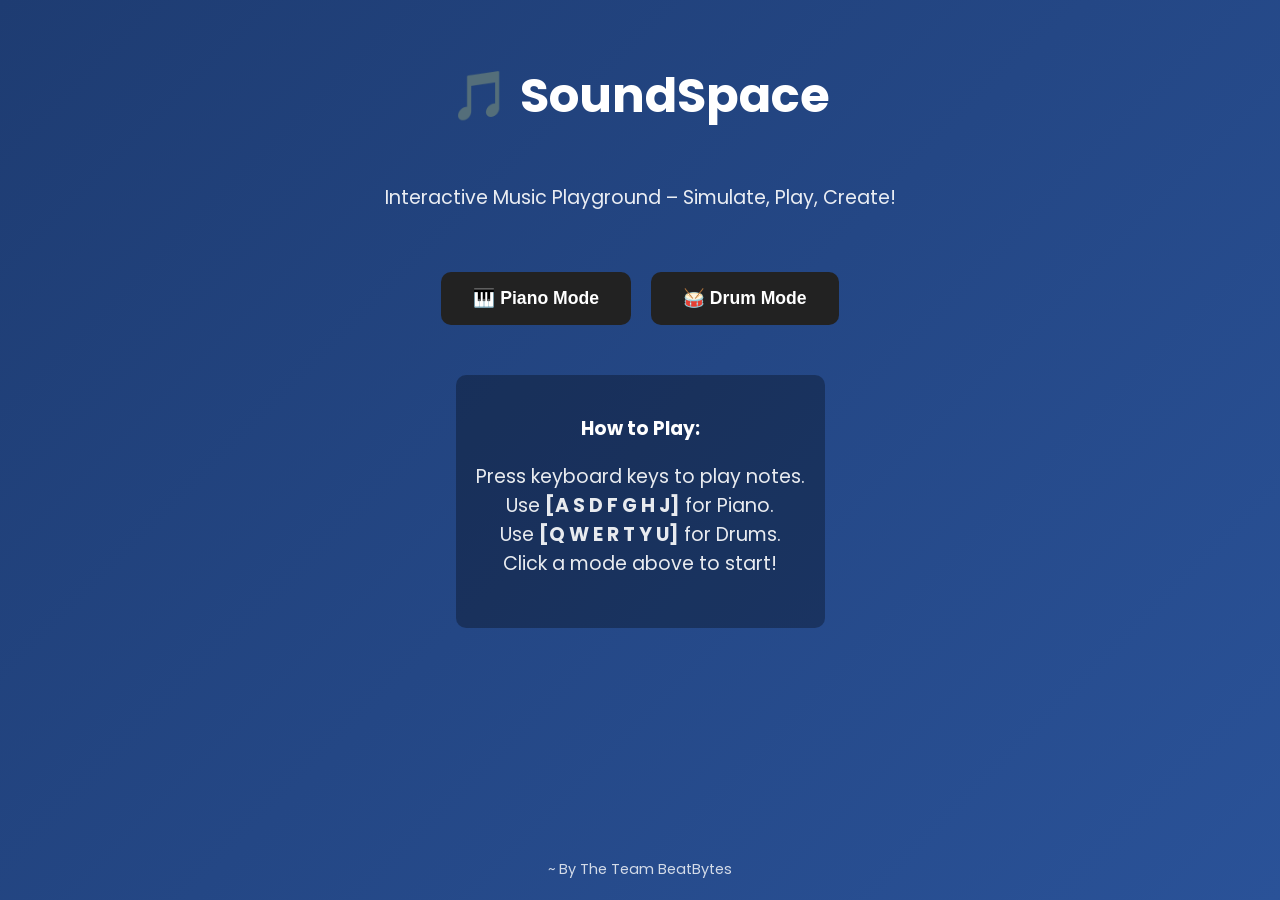
<file: homepage/index.html>
<!DOCTYPE html>
<html lang="en">
<head>
  <meta charset="UTF-8" />
  <meta name="viewport" content="width=device-width, initial-scale=1.0"/>
  <title>SoundSpace – Interactive Music Playground</title>

  <!-- Google Font -->
  <link href="https://fonts.googleapis.com/css2?family=Poppins:wght@400;700&display=swap" rel="stylesheet" />

  <style>
    body {
      margin: 0;
      font-family: 'Poppins', sans-serif;
      background: linear-gradient(135deg, #1e3c72, #2a5298);
      color: #fff;
      display: flex;
      flex-direction: column;
      align-items: center;
      text-align: center;
      min-height: 100vh;
      overflow-x: hidden;
    }

    h1 {
      font-size: 3rem;
      margin-top: 60px;
      animation: pulse 2s infinite;
    }

    @keyframes pulse {
      0% { transform: scale(1); }
      50% { transform: scale(1.05); }
      100% { transform: scale(1); }
    }

    p {
      font-size: 1.2rem;
      opacity: 0.9;
      margin-bottom: 30px;
    }

    .buttons {
      display: flex;
      gap: 20px;
      flex-wrap: wrap;
      justify-content: center;
      margin: 30px 0;
    }

    .btn {
      position: relative;
      background: #222;
      color: #fff;
      border: none;
      padding: 16px 32px;
      font-size: 1.1rem;
      font-weight: 600;
      border-radius: 10px;
      cursor: pointer;
      overflow: hidden;
      transition: transform 0.3s ease;
      z-index: 0;
    }

    .btn::before {
      content: "";
      position: absolute;
      top: -2px;
      left: -2px;
      width: calc(100% + 4px);
      height: calc(100% + 4px);
      background: linear-gradient(45deg, #FF0000, #FF7300, #FFFB00, #48FF00, #00FFD5, #002BFF, #FF00C8, #FF0000);
      background-size: 600%;
      filter: blur(8px);
      opacity: 0;
      transition: opacity 0.3s ease-in-out;
      border-radius: 10px;
      animation: glow 20s linear infinite;
      z-index: -1;
    }

    .btn:hover::before {
      opacity: 1;
    }

    .btn:hover {
      transform: translateY(-3px);
    }

    @keyframes glow {
      0% { background-position: 0 0; }
      50% { background-position: 400% 0; }
      100% { background-position: 0 0; }
    }

    .instructions {
      background: rgba(0,0,0,0.3);
      padding: 20px;
      border-radius: 10px;
      margin: 20px;
      max-width: 600px;
    }

    footer {
      margin-top: auto;
      padding: 20px;
      font-size: 0.9rem;
      opacity: 0.8;
    }

    canvas {
      position: fixed;
      top:0;
      left:0;
      width:100%;
      height:100%;
      pointer-events:none;
      z-index: -1;
    }
  </style>
</head>
<body>
  <canvas id="visual"></canvas>

  <h1>🎵 SoundSpace</h1>
  <p>Interactive Music Playground – Simulate, Play, Create!</p>

  <div class="buttons">
    <button class="btn" onclick="selectInstrument('piano')">🎹 Piano Mode</button>
    <button class="btn" onclick="selectInstrument('drum')">🥁 Drum Mode</button>
  </div>

  <div class="instructions">
    <h3>How to Play:</h3>
    <p>
      Press keyboard keys to play notes.<br>
      Use <strong>[A S D F G H J]</strong> for Piano.<br>
      Use <strong>[Q W E R T Y U]</strong> for Drums.<br>
      Click a mode above to start!
    </p>
  </div>

  <footer>
    ~ By The Team BeatBytes
  </footer>

  <script>
    // Instrument sound simulation
    const pianoNotes = {
      'a': 'https://freesound.org/data/previews/66/66717_931655-lq.mp3',
      's': 'https://freesound.org/data/previews/66/66719_931655-lq.mp3',
      'd': 'https://freesound.org/data/previews/66/66721_931655-lq.mp3',
      'f': 'https://freesound.org/data/previews/66/66723_931655-lq.mp3',
      'g': 'https://freesound.org/data/previews/66/66725_931655-lq.mp3',
      'h': 'https://freesound.org/data/previews/66/66727_931655-lq.mp3',
      'j': 'https://freesound.org/data/previews/66/66729_931655-lq.mp3'
    };

    const drumNotes = {
      'q': 'https://freesound.org/data/previews/20/20067_51269-lq.mp3',
      'w': 'https://freesound.org/data/previews/20/20068_51269-lq.mp3',
      'e': 'https://freesound.org/data/previews/20/20069_51269-lq.mp3',
      'r': 'https://freesound.org/data/previews/20/20070_51269-lq.mp3',
      't': 'https://freesound.org/data/previews/20/20071_51269-lq.mp3',
      'y': 'https://freesound.org/data/previews/20/20072_51269-lq.mp3',
      'u': 'https://freesound.org/data/previews/20/20073_51269-lq.mp3'
    };

    let currentInstrument = null;

    function selectInstrument(instrument) {
      currentInstrument = instrument;
      alert(`Switched to ${instrument} mode!`);
    }

    document.addEventListener('keydown', (e) => {
      if (!currentInstrument) return;

      const noteMap = currentInstrument === 'piano' ? pianoNotes : drumNotes;
      const url = noteMap[e.key.toLowerCase()];
      if (url) {
        const audio = new Audio(url);
        audio.play();
        spawnVisual(e.key);
      }
    });

    // Visual effects
    const canvas = document.getElementById('visual');
    const ctx = canvas.getContext('2d');
    let particles = [];

    function resizeCanvas() {
      canvas.width = window.innerWidth;
      canvas.height = window.innerHeight;
    }

    window.addEventListener('resize', resizeCanvas);
    resizeCanvas();

    function spawnVisual(char) {
      for (let i = 0; i < 30; i++) {
        particles.push({
          x: window.innerWidth / 2,
          y: window.innerHeight / 2,
          dx: (Math.random() - 0.5) * 8,
          dy: (Math.random() - 0.5) * 8,
          size: Math.random() * 4 + 2,
          life: 100,
          char: char
        });
      }
    }

    function animate() {
      ctx.clearRect(0,0,canvas.width,canvas.height);
      particles.forEach((p, i) => {
        p.x += p.dx;
        p.y += p.dy;
        p.life--;
        ctx.fillStyle = `rgba(255,255,255,${p.life/100})`;
        ctx.font = `${p.size * 4}px Poppins`;
        ctx.fillText(p.char, p.x, p.y);
        if (p.life <= 0) particles.splice(i,1);
      });
      requestAnimationFrame(animate);
    }
    animate();
  </script>
</body>
</html>
</file>
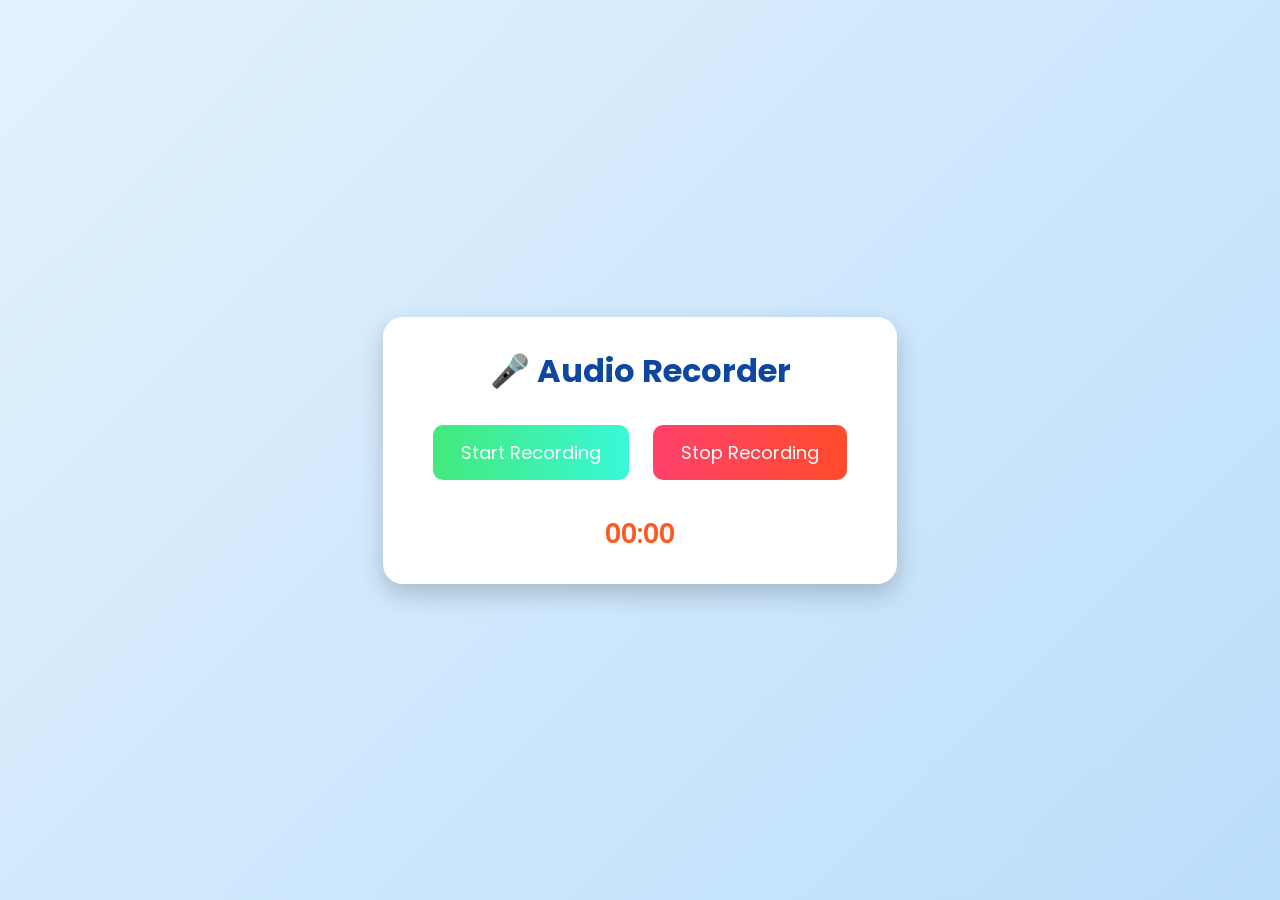
<file: recording/index.html>
<!DOCTYPE html>
<html lang="en">
<head>
  <meta charset="UTF-8" />
  <meta name="viewport" content="width=device-width, initial-scale=1.0"/>
  <title>Audio Recorder</title>
  <link href="https://fonts.googleapis.com/css2?family=Poppins:wght@400;600&display=swap" rel="stylesheet">
  <style>
    * {
      box-sizing: border-box;
      margin: 0;
      padding: 0;
      font-family: 'Poppins', sans-serif;
    }

    body {
      background: linear-gradient(135deg, #e3f2fd, #bbdefb);
      min-height: 100vh;
      display: flex;
      justify-content: center;
      align-items: center;
      text-align: center;
    }

    .container {
      background: #ffffff;
      padding: 30px 40px;
      border-radius: 20px;
      box-shadow: 0 10px 25px rgba(0, 0, 0, 0.2);
      animation: fadeIn 0.8s ease-in-out;
    }

    @keyframes fadeIn {
      from { transform: translateY(20px); opacity: 0; }
      to { transform: translateY(0); opacity: 1; }
    }

    h1 {
      font-size: 32px;
      color: #0d47a1;
      margin-bottom: 20px;
    }

    button {
      padding: 14px 28px;
      font-size: 18px;
      margin: 10px;
      cursor: pointer;
      border: none;
      border-radius: 10px;
      transition: all 0.3s ease;
      color: #fff;
    }

    #startBtn {
      background: linear-gradient(to right, #43e97b, #38f9d7);
    }

    #stopBtn {
      background: linear-gradient(to right, #ff416c, #ff4b2b);
    }

    button:disabled {
      background-color: #ccc;
      cursor: not-allowed;
    }

    button:hover:not(:disabled) {
      transform: scale(1.05);
      opacity: 0.9;
    }

    .timer {
      font-size: 26px;
      color: #ff5722;
      font-weight: 600;
      margin-top: 25px;
      animation: pulse 1.5s infinite;
    }

    @keyframes pulse {
      0% { transform: scale(1); opacity: 1; }
      50% { transform: scale(1.05); opacity: 0.7; }
      100% { transform: scale(1); opacity: 1; }
    }

    .download-link a {
      font-size: 18px;
      color: #1565c0;
      text-decoration: none;
      font-weight: 600;
      margin-top: 25px;
      display: none;
      transition: color 0.3s;
    }

    .download-link a:hover {
      color: #0d47a1;
      text-decoration: underline;
    }
  </style>
</head>
<body>
  <div class="container">
    <h1>🎤 Audio Recorder</h1>
    <button id="startBtn">Start Recording</button>
    <button id="stopBtn" disabled>Stop Recording</button>
    <div class="timer" id="timer">00:00</div>
    <div class="download-link">
      <a id="downloadLink">Download Audio</a>
    </div>
  </div>

  <script>
    let mediaRecorder;
    let audioChunks = [];
    let timerInterval;
    let secondsElapsed = 0;

    const startBtn = document.getElementById("startBtn");
    const stopBtn = document.getElementById("stopBtn");
    const downloadLink = document.getElementById("downloadLink");
    const timerElement = document.getElementById("timer");

    function formatTime(seconds) {
      const minutes = Math.floor(seconds / 60);
      const remainingSeconds = seconds % 60;
      return (
        String(minutes).padStart(2, "0") +
        ":" +
        String(remainingSeconds).padStart(2, "0")
      );
    }

    function startTimer() {
      secondsElapsed = 0;
      timerElement.textContent = "00:00";
      timerInterval = setInterval(() => {
        secondsElapsed++;
        timerElement.textContent = formatTime(secondsElapsed);
      }, 1000);
    }

    function stopTimer() {
      clearInterval(timerInterval);
    }

    startBtn.addEventListener("click", async () => {
      try {
        const stream = await navigator.mediaDevices.getUserMedia({ audio: true });
        mediaRecorder = new MediaRecorder(stream);
        audioChunks = [];

        startBtn.disabled = true;
        stopBtn.disabled = false;

        mediaRecorder.ondataavailable = (event) => {
          audioChunks.push(event.data);
        };

        mediaRecorder.onstop = () => {
          const audioBlob = new Blob(audioChunks, { type: "audio/webm" });
          const audioUrl = URL.createObjectURL(audioBlob);
          downloadLink.href = audioUrl;
          downloadLink.download = "recording.webm";
          downloadLink.style.display = "inline-block";
          downloadLink.textContent = "⬇️ Download Audio";
          startBtn.disabled = false;
          stopBtn.disabled = true;
          stopTimer();
        };

        mediaRecorder.start();
        startTimer();
      } catch (error) {
        console.error("Error accessing microphone:", error);
        alert("Microphone access is required for recording.");
      }
    });

    stopBtn.addEventListener("click", () => {
      if (mediaRecorder && mediaRecorder.state === "recording") {
        mediaRecorder.stop();
      }
    });
  </script>
</body>
</html>
</file>
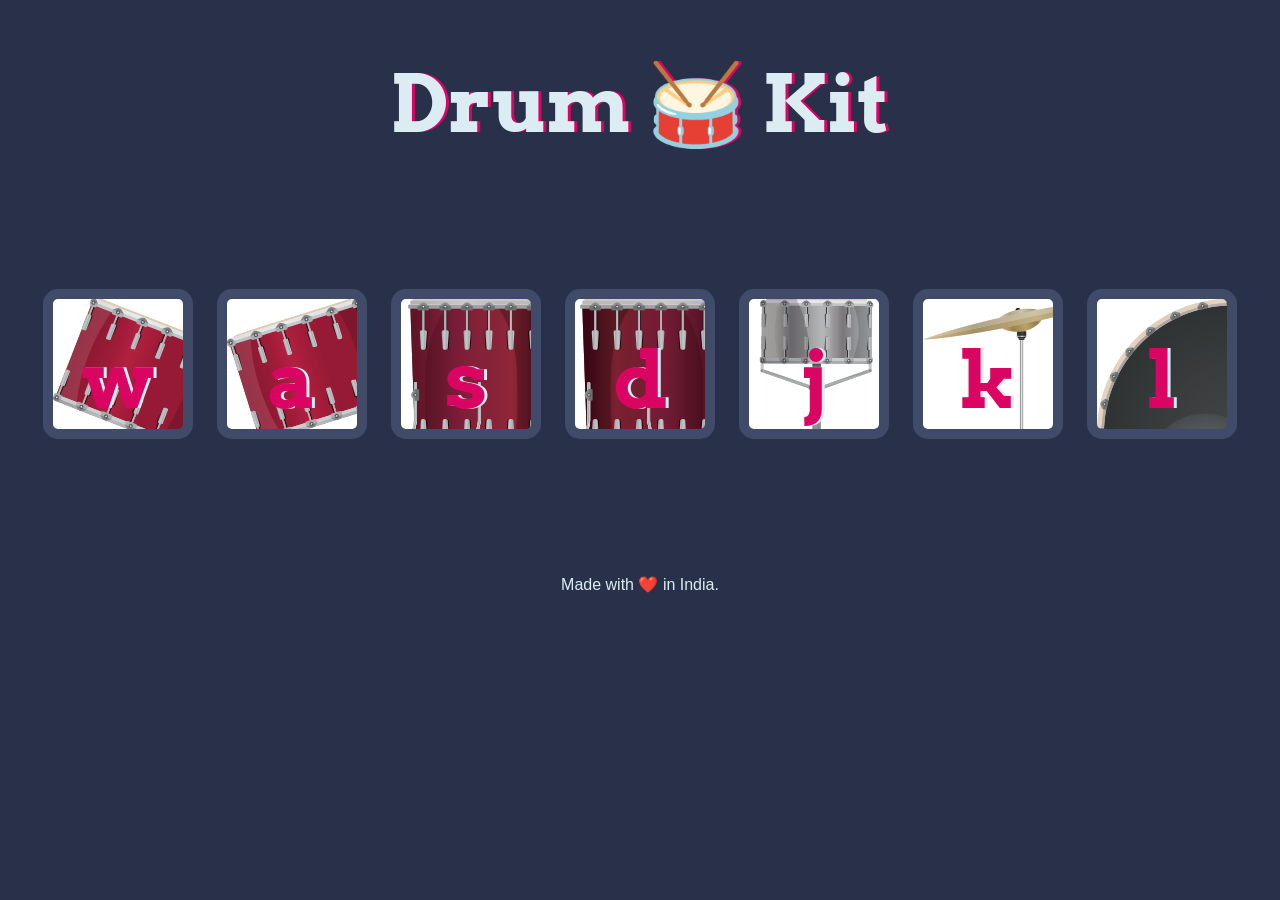
<file: DrumKit-main/DrumKit-main/index.html>
<!DOCTYPE html>
<html lang="en" dir="ltr">

<head>
  <meta charset="utf-8">
  <title>Drum Kit</title>
  <link rel="stylesheet" href="styles.css">
  <link href="https://fonts.googleapis.com/css?family=Arvo" rel="stylesheet">
</head>

<body>
  <h1 id="title">Drum 🥁 Kit</h1>
  <div class="set">
    <button class="w drum">w</button>
    <button class="a drum">a</button>
    <button class="s drum">s</button>
    <button class="d drum">d</button>
    <button class="j drum">j</button>
    <button class="k drum">k</button>
    <button class="l drum">l</button>
  </div>


<script src="index.js" charset="utf-8"></script>

<footer>
  Made with ❤️ in India.
</footer>
</body>
</html>
</file>
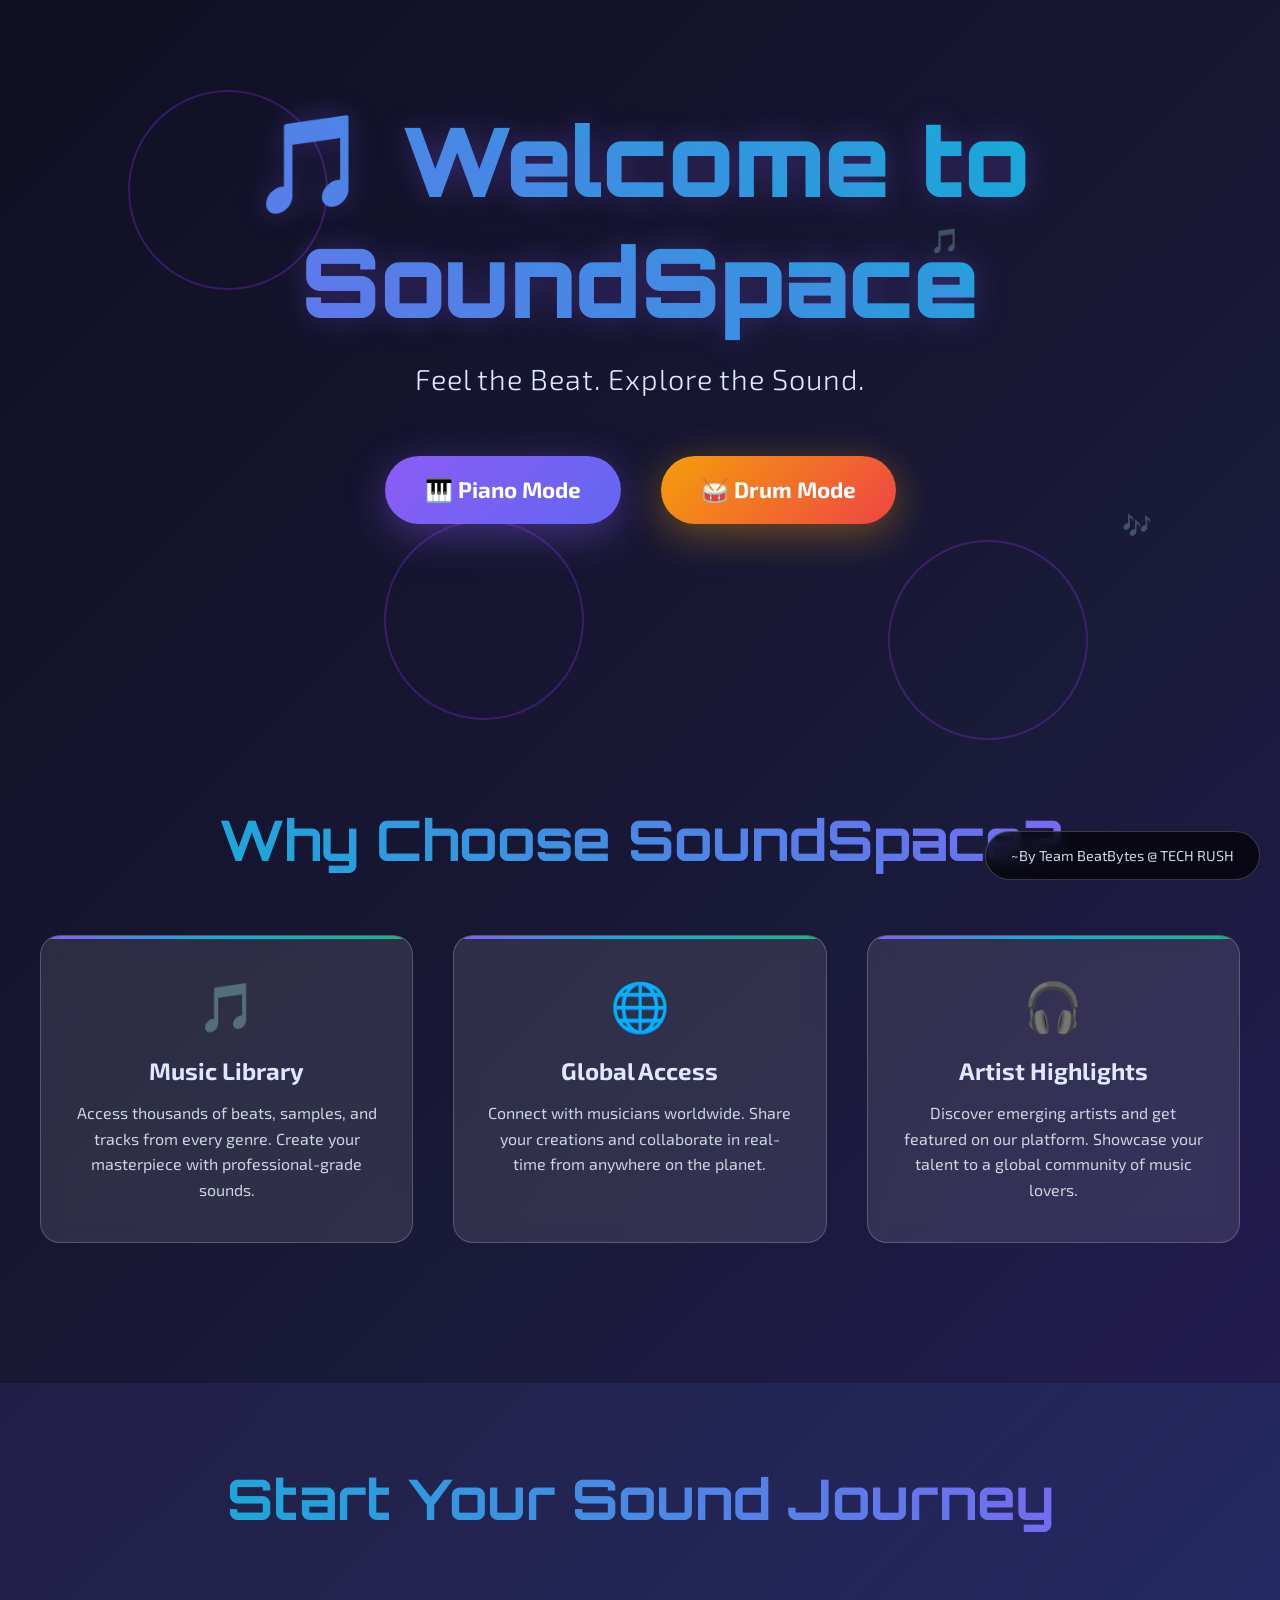
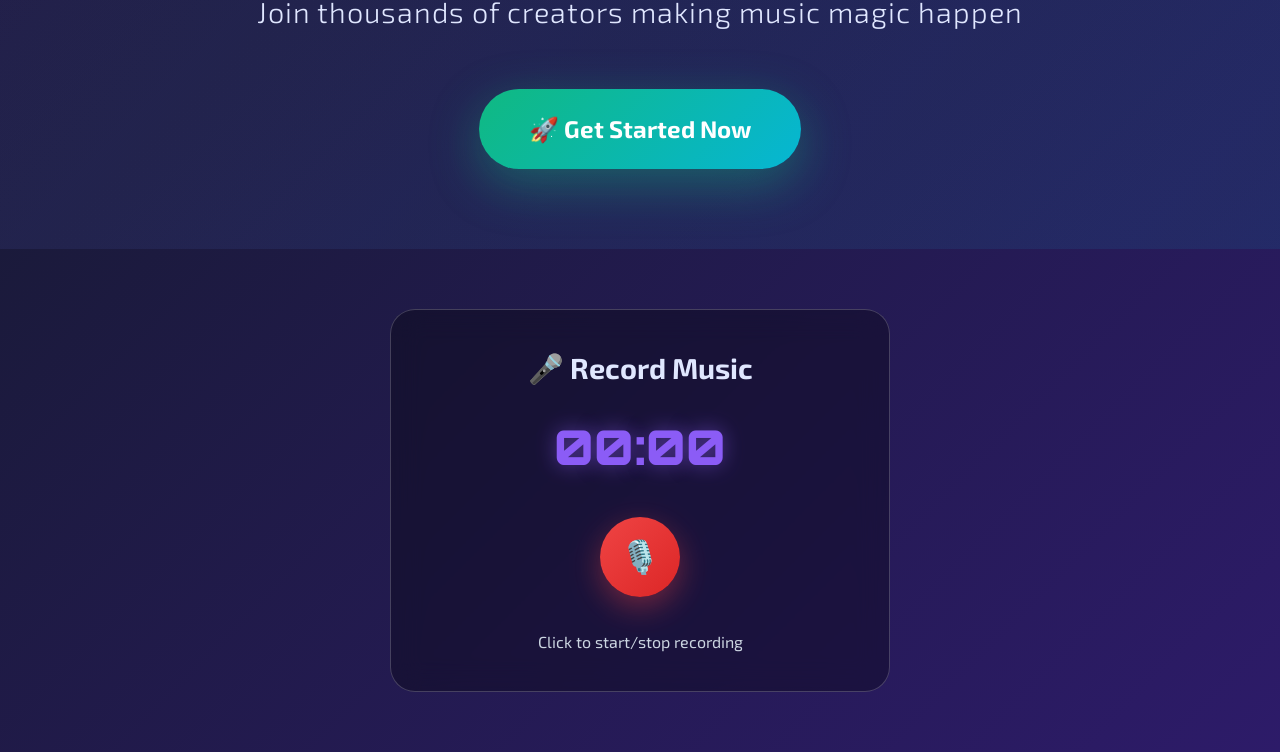
<file: soundspace.html>
<!DOCTYPE html>
<html lang="en">
<head>
    <meta charset="UTF-8">
    <meta name="viewport" content="width=device-width, initial-scale=1.0">
    <title>SoundSpace - Feel the Beat</title>
    <link href="https://fonts.googleapis.com/css2?family=Orbitron:wght@400;700;900&family=Exo+2:wght@300;400;600;700&display=swap" rel="stylesheet">
    <style>
        * {
            margin: 0;
            padding: 0;
            box-sizing: border-box;
        }

        body {
            font-family: 'Exo 2', sans-serif;
            background: linear-gradient(135deg, #0f0f23 0%, #1a1a3a 50%, #2d1b69 100%);
            color: white;
            overflow-x: hidden;
            min-height: 100vh;
        }

        /* Animated Background Elements */
        .bg-animation {
            position: fixed;
            top: 0;
            left: 0;
            width: 100%;
            height: 100%;
            pointer-events: none;
            z-index: -1;
        }

        .sound-wave {
            position: absolute;
            width: 200px;
            height: 200px;
            border-radius: 50%;
            border: 2px solid rgba(147, 51, 234, 0.3);
            animation: pulse 4s ease-in-out infinite;
        }

        .sound-wave:nth-child(1) {
            top: 10%;
            left: 10%;
            animation-delay: 0s;
        }

        .sound-wave:nth-child(2) {
            top: 60%;
            right: 15%;
            animation-delay: 1s;
        }

        .sound-wave:nth-child(3) {
            bottom: 20%;
            left: 30%;
            animation-delay: 2s;
        }

        .music-note {
            position: absolute;
            font-size: 24px;
            opacity: 0.7;
            animation: float 6s ease-in-out infinite;
        }

        .music-note:nth-child(4) {
            top: 25%;
            right: 25%;
            animation-delay: 0.5s;
        }

        .music-note:nth-child(5) {
            bottom: 40%;
            right: 10%;
            animation-delay: 2.5s;
        }

        @keyframes pulse {
            0%, 100% {
                transform: scale(1);
                opacity: 0.3;
            }
            50% {
                transform: scale(1.5);
                opacity: 0.1;
            }
        }

        @keyframes float {
            0%, 100% {
                transform: translateY(0px);
            }
            50% {
                transform: translateY(-20px);
            }
        }

        /* Header */
        header {
            text-align: center;
            padding: 100px 20px 80px;
            position: relative;
        }

        .hero-title {
            font-family: 'Orbitron', monospace;
            font-size: clamp(3rem, 8vw, 6rem);
            font-weight: 900;
            background: linear-gradient(45deg, #8b5cf6, #06b6d4, #10b981);
            background-size: 200% 200%;
            -webkit-background-clip: text;
            -webkit-text-fill-color: transparent;
            background-clip: text;
            animation: gradient 3s ease infinite;
            margin-bottom: 20px;
            text-shadow: 0 0 30px rgba(139, 92, 246, 0.3);
        }

        .hero-subtitle {
            font-size: clamp(1.2rem, 3vw, 1.8rem);
            font-weight: 300;
            color: #e0e7ff;
            margin-bottom: 60px;
            letter-spacing: 1px;
        }

        @keyframes gradient {
            0% { background-position: 0% 50%; }
            50% { background-position: 100% 50%; }
            100% { background-position: 0% 50%; }
        }

        /* CTA Buttons */
        .cta-container {
            display: flex;
            gap: 40px;
            justify-content: center;
            flex-wrap: wrap;
            margin-bottom: 120px;
        }

        .cta-button {
            background: linear-gradient(135deg, #8b5cf6 0%, #6366f1 100%);
            border: none;
            padding: 20px 40px;
            border-radius: 50px;
            font-size: 1.4rem;
            font-weight: 700;
            color: white;
            cursor: pointer;
            transition: all 0.3s ease;
            box-shadow: 0 10px 40px rgba(139, 92, 246, 0.4);
            position: relative;
            overflow: hidden;
            font-family: 'Exo 2', sans-serif;
        }

        .cta-button:hover {
            transform: translateY(-5px);
            box-shadow: 0 20px 60px rgba(139, 92, 246, 0.6);
        }

        .cta-button:before {
            content: '';
            position: absolute;
            top: 0;
            left: -100%;
            width: 100%;
            height: 100%;
            background: linear-gradient(90deg, transparent, rgba(255, 255, 255, 0.2), transparent);
            transition: left 0.5s;
        }

        .cta-button:hover:before {
            left: 100%;
        }

        .drum-button {
            background: linear-gradient(135deg, #f59e0b 0%, #ef4444 100%);
            box-shadow: 0 10px 40px rgba(245, 158, 11, 0.4);
        }

        .drum-button:hover {
            box-shadow: 0 20px 60px rgba(245, 158, 11, 0.6);
        }

        /* Features Section */
        .features {
            padding: 80px 20px;
            text-align: center;
        }

        .section-title {
            font-family: 'Orbitron', monospace;
            font-size: clamp(2.5rem, 5vw, 3.5rem);
            font-weight: 700;
            margin-bottom: 60px;
            background: linear-gradient(45deg, #06b6d4, #8b5cf6);
            -webkit-background-clip: text;
            -webkit-text-fill-color: transparent;
            background-clip: text;
        }

        .features-grid {
            display: grid;
            grid-template-columns: repeat(auto-fit, minmax(300px, 1fr));
            gap: 40px;
            max-width: 1200px;
            margin: 0 auto;
        }

        .feature-card {
            background: rgba(255, 255, 255, 0.1);
            backdrop-filter: blur(10px);
            border: 1px solid rgba(255, 255, 255, 0.2);
            border-radius: 20px;
            padding: 40px 30px;
            transition: all 0.3s ease;
            position: relative;
            overflow: hidden;
        }

        .feature-card:hover {
            transform: translateY(-10px);
            box-shadow: 0 20px 60px rgba(139, 92, 246, 0.3);
        }

        .feature-card:before {
            content: '';
            position: absolute;
            top: 0;
            left: 0;
            right: 0;
            height: 3px;
            background: linear-gradient(90deg, #8b5cf6, #06b6d4, #10b981);
        }

        .feature-icon {
            font-size: 3rem;
            margin-bottom: 20px;
            display: block;
        }

        .feature-title {
            font-size: 1.5rem;
            font-weight: 700;
            margin-bottom: 15px;
            color: #e0e7ff;
        }

        .feature-description {
            color: #cbd5e1;
            line-height: 1.6;
        }

        /* Journey Section */
        .journey {
            padding: 80px 20px;
            text-align: center;
            background: linear-gradient(135deg, rgba(139, 92, 246, 0.1) 0%, rgba(6, 182, 212, 0.1) 100%);
            margin: 60px 0;
        }

        .journey-button {
            background: linear-gradient(135deg, #10b981 0%, #06b6d4 100%);
            border: none;
            padding: 25px 50px;
            border-radius: 50px;
            font-size: 1.5rem;
            font-weight: 700;
            color: white;
            cursor: pointer;
            transition: all 0.3s ease;
            box-shadow: 0 15px 50px rgba(16, 185, 129, 0.4);
            font-family: 'Exo 2', sans-serif;
        }

        .journey-button:hover {
            transform: translateY(-5px) scale(1.05);
            box-shadow: 0 25px 70px rgba(16, 185, 129, 0.6);
        }

        /* Recorder Panel */
        .recorder {
            max-width: 500px;
            margin: 60px auto;
            background: rgba(0, 0, 0, 0.3);
            backdrop-filter: blur(15px);
            border: 1px solid rgba(255, 255, 255, 0.2);
            border-radius: 25px;
            padding: 40px;
            text-align: center;
        }

        .recorder-title {
            font-size: 1.8rem;
            font-weight: 700;
            margin-bottom: 30px;
            color: #e0e7ff;
        }

        .timer-display {
            font-family: 'Orbitron', monospace;
            font-size: 3rem;
            font-weight: 900;
            color: #8b5cf6;
            margin: 20px 0;
            text-shadow: 0 0 20px rgba(139, 92, 246, 0.5);
        }

        .record-button {
            background: linear-gradient(135deg, #ef4444 0%, #dc2626 100%);
            border: none;
            width: 80px;
            height: 80px;
            border-radius: 50%;
            font-size: 2rem;
            color: white;
            cursor: pointer;
            transition: all 0.3s ease;
            box-shadow: 0 10px 30px rgba(239, 68, 68, 0.4);
            margin: 20px;
        }

        .record-button:hover {
            transform: scale(1.1);
            box-shadow: 0 15px 40px rgba(239, 68, 68, 0.6);
        }

        .record-button.recording {
            animation: pulse-red 1s ease-in-out infinite;
        }

        @keyframes pulse-red {
            0%, 100% { transform: scale(1); }
            50% { transform: scale(1.1); }
        }

        /* Footer */
        .floating-footer {
            position: fixed;
            bottom: 20px;
            right: 20px;
            background: rgba(0, 0, 0, 0.7);
            backdrop-filter: blur(10px);
            padding: 15px 25px;
            border-radius: 50px;
            border: 1px solid rgba(255, 255, 255, 0.2);
            font-size: 0.9rem;
            color: #cbd5e1;
            z-index: 1000;
        }

        /* Responsive Design */
        @media (max-width: 768px) {
            .cta-container {
                gap: 20px;
            }
            
            .cta-button {
                padding: 15px 30px;
                font-size: 1.2rem;
            }
            
            .features-grid {
                grid-template-columns: 1fr;
                gap: 30px;
            }
            
            .floating-footer {
                position: relative;
                margin: 40px 20px 20px;
                text-align: center;
            }
        }

        /* Container */
        .container {
            max-width: 1400px;
            margin: 0 auto;
            padding: 0 20px;
        }
    </style>
</head>
<body>
    <!-- Background Animation -->
    <div class="bg-animation">
        <div class="sound-wave"></div>
        <div class="sound-wave"></div>
        <div class="sound-wave"></div>
        <div class="music-note">🎵</div>
        <div class="music-note">🎶</div>
    </div>

    <!-- Hero Section -->
    <header>
        <div class="container">
            <h1 class="hero-title">🎵 Welcome to SoundSpace</h1>
            <p class="hero-subtitle">Feel the Beat. Explore the Sound.</p>
            
            <!-- CTA Buttons -->
            <div class="cta-container">
                <button class="cta-button" onclick="selectMode('piano')">🎹 Piano Mode</button>
                <button class="cta-button drum-button" onclick="selectMode('drum')">🥁 Drum Mode</button>
            </div>
        </div>
    </header>

    <!-- Features Section -->
    <section class="features">
        <div class="container">
            <h2 class="section-title">Why Choose SoundSpace?</h2>
            <div class="features-grid">
                <div class="feature-card">
                    <span class="feature-icon">🎵</span>
                    <h3 class="feature-title">Music Library</h3>
                    <p class="feature-description">Access thousands of beats, samples, and tracks from every genre. Create your masterpiece with professional-grade sounds.</p>
                </div>
                <div class="feature-card">
                    <span class="feature-icon">🌐</span>
                    <h3 class="feature-title">Global Access</h3>
                    <p class="feature-description">Connect with musicians worldwide. Share your creations and collaborate in real-time from anywhere on the planet.</p>
                </div>
                <div class="feature-card">
                    <span class="feature-icon">🎧</span>
                    <h3 class="feature-title">Artist Highlights</h3>
                    <p class="feature-description">Discover emerging artists and get featured on our platform. Showcase your talent to a global community of music lovers.</p>
                </div>
            </div>
        </div>
    </section>

    <!-- Journey Section -->
    <section class="journey">
        <div class="container">
            <h2 class="section-title">Start Your Sound Journey</h2>
            <p class="hero-subtitle">Join thousands of creators making music magic happen</p>
            <button class="journey-button" onclick="startJourney()">🚀 Get Started Now</button>
        </div>
    </section>

    <!-- Audio Recorder Panel -->
    <section class="recorder">
        <h3 class="recorder-title">🎤 Record Music</h3>
        <div class="timer-display" id="timer">00:00</div>
        <button class="record-button" id="recordBtn" onclick="toggleRecording()">🎙️</button>
        <p style="color: #cbd5e1; margin-top: 15px;">Click to start/stop recording</p>
    </section>

    <!-- Floating Footer -->
    <div class="floating-footer">
        ~By Team BeatBytes @ TECH RUSH
    </div>

    <script>
        let isRecording = false;
        let seconds = 0;
        let recordingInterval;

        function selectMode(mode) {
            alert(`🎵 ${mode.charAt(0).toUpperCase() + mode.slice(1)} Mode selected! Get ready to create amazing music!`);
        }

        function startJourney() {
            alert('🚀 Welcome to your sound journey! Let\'s create something amazing together!');
        }

        function toggleRecording() {
            const recordBtn = document.getElementById('recordBtn');
            const timer = document.getElementById('timer');

            if (!isRecording) {
                // Start recording
                isRecording = true;
                recordBtn.classList.add('recording');
                recordBtn.innerHTML = '⏹️';
                seconds = 0;
                
                recordingInterval = setInterval(() => {
                    seconds++;
                    const mins = Math.floor(seconds / 60);
                    const secs = seconds % 60;
                    timer.textContent = `${mins.toString().padStart(2, '0')}:${secs.toString().padStart(2, '0')}`;
                }, 1000);
            } else {
                // Stop recording
                isRecording = false;
                recordBtn.classList.remove('recording');
                recordBtn.innerHTML = '🎙️';
                clearInterval(recordingInterval);
                alert(`🎵 Recording saved! Duration: ${timer.textContent}`);
                timer.textContent = '00:00';
                seconds = 0;
            }
        }

        // Add some interactive sparkle effects
        document.addEventListener('mousemove', (e) => {
            if (Math.random() > 0.98) {
                createSparkle(e.clientX, e.clientY);
            }
        });

        function createSparkle(x, y) {
            const sparkle = document.createElement('div');
            sparkle.style.position = 'fixed';
            sparkle.style.left = x + 'px';
            sparkle.style.top = y + 'px';
            sparkle.style.width = '6px';
            sparkle.style.height = '6px';
            sparkle.style.background = '#8b5cf6';
            sparkle.style.borderRadius = '50%';
            sparkle.style.pointerEvents = 'none';
            sparkle.style.zIndex = '9999';
            sparkle.style.animation = 'sparkle 1s ease-out forwards';
            
            document.body.appendChild(sparkle);
            
            setTimeout(() => {
                sparkle.remove();
            }, 1000);
        }

        // Add sparkle animation
        const style = document.createElement('style');
        style.textContent = `
            @keyframes sparkle {
                0% {
                    transform: scale(0) rotate(0deg);
                    opacity: 1;
                }
                100% {
                    transform: scale(1.5) rotate(180deg);
                    opacity: 0;
                }
            }
        `;
        document.head.appendChild(style);
    </script>
</body>
</html>
</file>
<file: DrumKit-main/DrumKit-main/styles.css>
body {
  text-align: center;
  background-color: #283149;
}

h1 {
  font-size: 5rem;
  color: #DBEDF3;
  font-family: "Arvo", cursive;
  text-shadow: 3px 0 #DA0463;

}

footer {
  color: #DBEDF3;
  font-family: sans-serif;
}

.w {
  background-image: url("images/tom1.png");
}

.a {
  background-image: url("images/tom2.png");
}

.s {
  background-image: url("images/tom3.png");
}

.d {
  background-image: url("images/tom4.png");
}

.j {
  background-image: url("images/snare.png");
}

.k {
  background-image: url("images/crash.png");
}

.l {
  background-image: url("images/kick.png");
}

.set {
  margin: 10% auto;
}

.pressed {
  box-shadow: 0 3px 4px 0 #DBEDF3;
  opacity: 0.5;
}

.red {
  color: red;
}

.drum {
  outline: none;
  border: 10px solid #404B69;
  font-size: 5rem;
  font-family: 'Arvo', cursive;
  line-height: 2;
  font-weight: 900;
  color: #DA0463;
  text-shadow: 3px 0 #DBEDF3;
  border-radius: 15px;
  display: inline-block;
  width: 150px;
  height: 150px;
  text-align: center;
  margin: 10px;
  background-color: white;
}
</file>
